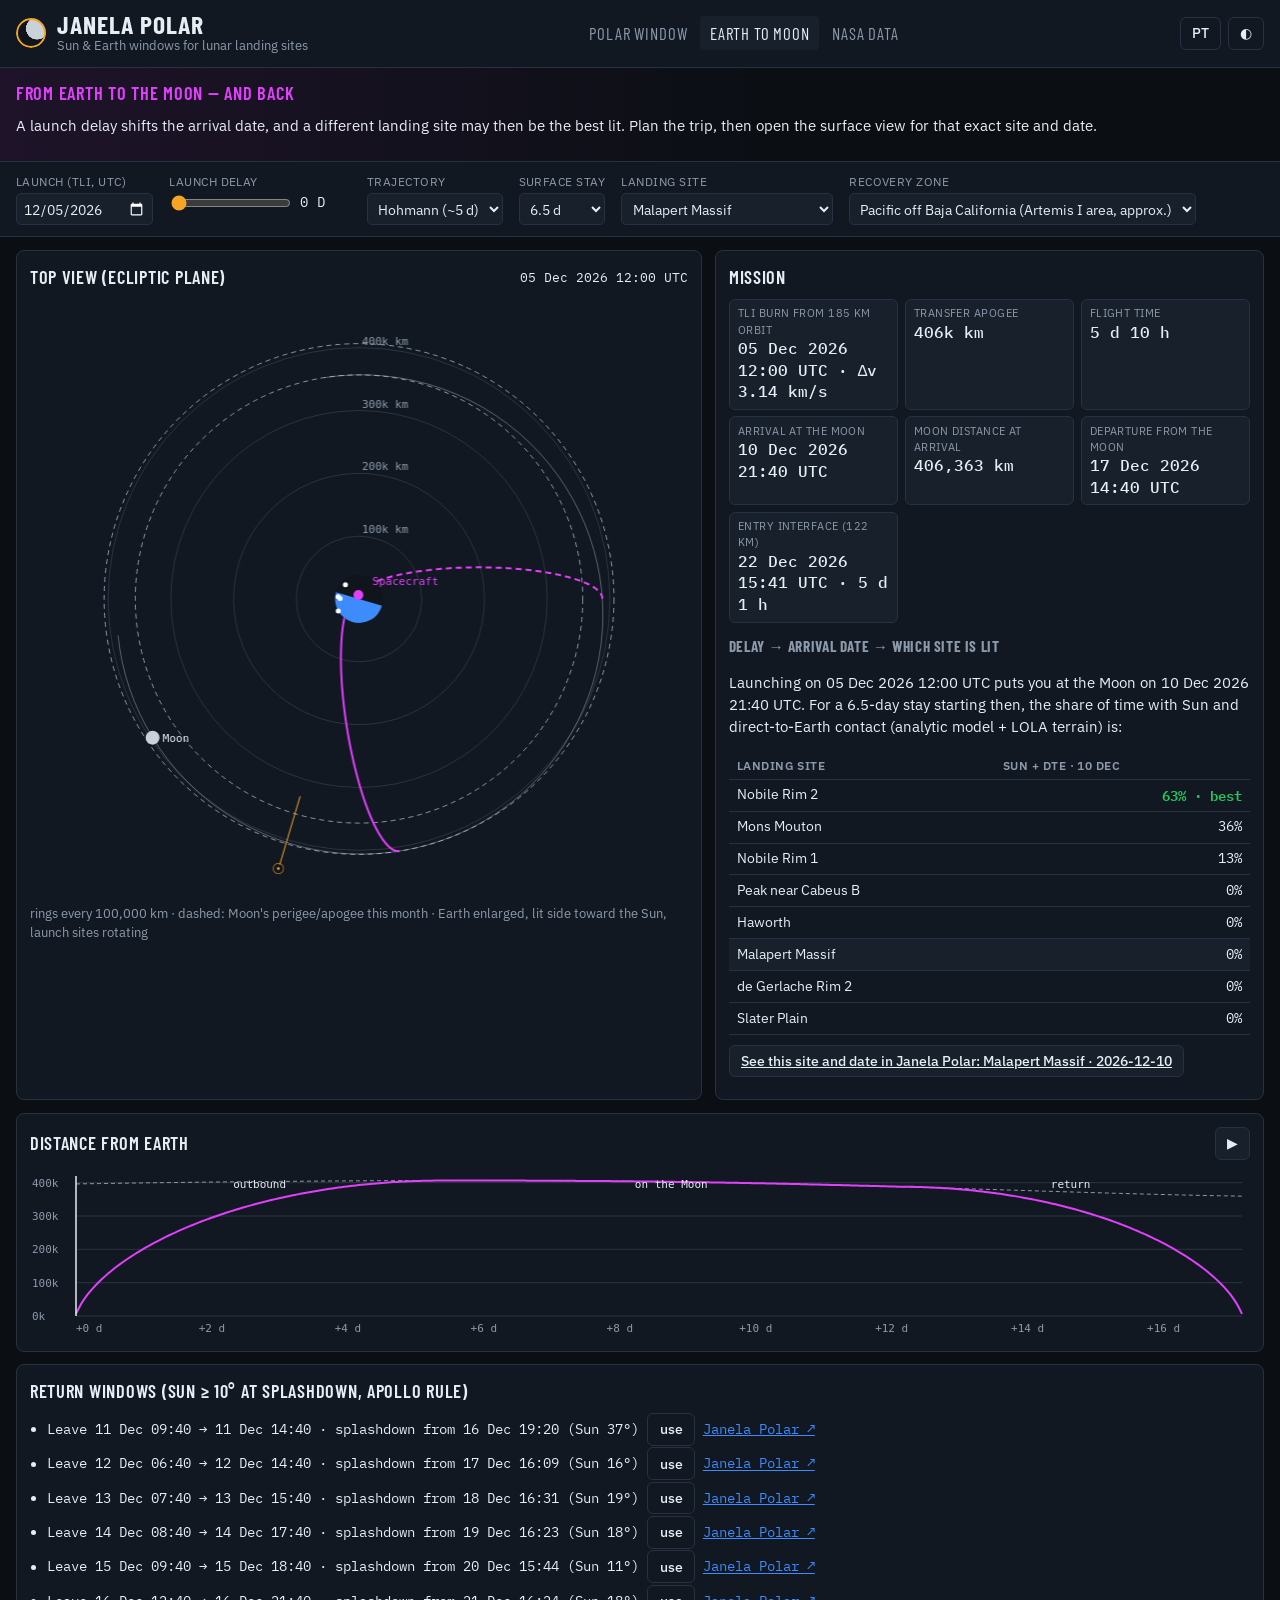
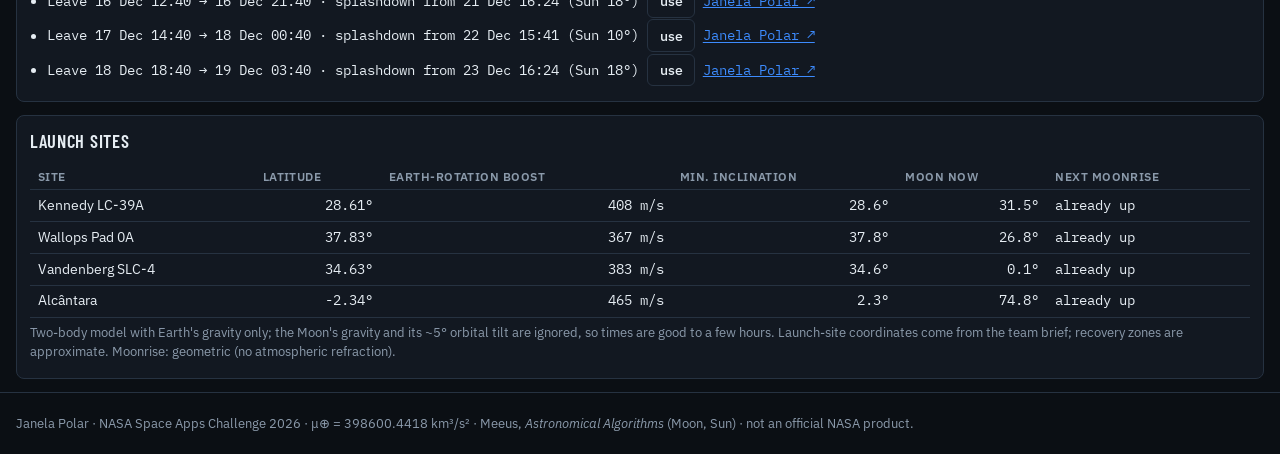
<file: frontend/terra-lua.html>
<!DOCTYPE html>
<html lang="en" data-theme="dark">
<head>
<meta charset="utf-8">
<meta name="viewport" content="width=device-width, initial-scale=1">
<title>Earth to Moon — Janela Polar</title>
<link rel="icon" href="data:image/svg+xml,%3Csvg xmlns=%22http://www.w3.org/2000/svg%22 viewBox=%220 0 32 32%22%3E%3Ccircle cx=%2216%22 cy=%2216%22 r=%2214%22 fill=%22%2310151c%22 stroke=%22%23f5a524%22 stroke-width=%223%22/%3E%3Cpath d=%22M16 2a14 14 0 0 1 0 28z%22 fill=%22%23c9d1d9%22/%3E%3C/svg%3E">
<link rel="preconnect" href="https://fonts.googleapis.com">
<link rel="preconnect" href="https://fonts.gstatic.com" crossorigin>
<link href="https://fonts.googleapis.com/css2?family=Barlow+Condensed:wght@500;600;700&family=IBM+Plex+Mono:wght@400;500&family=IBM+Plex+Sans:wght@400;500;600&display=swap" rel="stylesheet">
<link rel="stylesheet" href="css/app.css">
</head>
<body>
<header class="topbar">
  <div class="brand"><span class="logo" aria-hidden="true"></span><div><h1>JANELA POLAR</h1><p class="tag" data-t="tagline">Sun &amp; Earth windows for lunar landing sites</p></div></div>
  <nav class="nav">
    <a href="index.html" data-t="nav_polar">Polar Window</a>
    <a href="terra-lua.html" class="active" data-t="nav_trip">Earth to Moon</a>
    <a href="dados-nasa.html" data-t="nav_data">NASA Data</a>
  </nav>
  <div class="top-actions">
    <button id="langBtn" class="btn ghost" type="button" aria-label="Switch language">PT</button>
    <button id="themeBtn" class="btn ghost" type="button" aria-label="Toggle light/dark theme">◐</button>
  </div>
</header>

<section class="scenarios">
  <h2 data-t="title">From Earth to the Moon — and back</h2>
  <p class="plain" data-t="lead"></p>
</section>

<section class="controls" aria-label="Controls">
  <label><span data-t="c_launch">Launch</span><input id="cLaunch" type="date"></label>
  <label><span data-t="c_delay">Launch delay</span><span class="rng"><input id="cDelay" type="range" min="0" max="14" step="1" value="0"><output id="oDelay">0 d</output></span></label>
  <label><span data-t="c_kind">Trajectory</span><select id="cKind"><option value="hohmann" data-t="k_h">Hohmann</option><option value="fast" data-t="k_f">Fast</option></select></label>
  <label><span data-t="c_stay">Surface stay</span><select id="cStay"><option value="3">3 d</option><option value="6.5" selected>6.5 d</option><option value="10">10 d</option></select></label>
  <label><span data-t="c_site">Landing site</span><select id="cSite"></select></label>
  <label><span data-t="c_zone">Recovery zone</span><select id="cZone"></select></label>
</section>

<main class="grid">
  <section class="card">
    <div class="card-head"><h2 data-t="top">Top view</h2><span id="topTime" class="mono small"></span></div>
    <canvas id="top" aria-label="Top view of the Earth-Moon trip"></canvas>
    <p class="note" data-t="legend"></p>
  </section>
  <section class="card panel">
    <h2 data-t="mission">Mission</h2>
    <div id="summary" class="kpis" style="margin-top:.5rem"></div>
    <h3 data-t="link_title">Delay → arrival → which site is lit</h3>
    <div id="linkBox"></div>
  </section>
  <section class="card wide">
    <div class="card-head"><h2 data-t="dist">Distance from Earth</h2><button id="playBtn" class="btn" type="button">▶</button></div>
    <canvas id="dist" aria-label="Distance from Earth versus time"></canvas>
  </section>
  <section class="card wide">
    <h2 data-t="rw_title">Return windows</h2>
    <div id="rw" style="margin-top:.5rem"></div>
  </section>
  <section class="card wide">
    <h2 data-t="bases">Launch sites</h2>
    <div class="table-wrap" style="margin-top:.5rem"><table id="bases" class="tbl"></table></div>
    <p class="note" data-t="notes"></p>
  </section>
</main>
<footer class="foot"><p class="note">Janela Polar · NASA Space Apps Challenge 2026 · μ⊕ = 398600.4418 km³/s² · Meeus, <i>Astronomical Algorithms</i> (Moon, Sun) · not an official NASA product.</p></footer>
<script src="js/engine.js"></script>
<script src="js/sites_static.js"></script>
<script src="js/terra-lua.js"></script>
</body>
</html>
</file>
<file: frontend/css/app.css>
/* Janela Polar - mission-console look. Colours are tokens; light theme overrides them. */
:root, [data-theme="dark"] {
  --bg: #0b0f14; --panel: #121821; --panel2: #18202b; --line: #263241; --ink: #e6edf3; --muted: #8b9aab;
  --sun: #f5a524; --earth: #3d8bfd; --ideal: #22c55e; --craft: #e040fb; --dark: #3a4452; --danger: #ff6b6b;
  --lit: #c9d1d9; --shadow: #10151c; --grid: rgba(139,154,171,.22); --focus: #f5a524;
  color-scheme: dark;
}
[data-theme="light"] {
  --bg: #f3f5f8; --panel: #ffffff; --panel2: #eef1f5; --line: #d5dce5; --ink: #111820; --muted: #556170;
  --sun: #c77700; --earth: #1f6fe0; --ideal: #138a3e; --craft: #b01fc4; --dark: #9aa5b1; --danger: #c62828;
  --lit: #f4f1e8; --shadow: #4b5563; --grid: rgba(60,72,88,.22); --focus: #c77700;
  color-scheme: light;
}
* { box-sizing: border-box; }
html { -webkit-text-size-adjust: 100%; }
body { margin: 0; background: var(--bg); color: var(--ink); font: 15px/1.45 "IBM Plex Sans", system-ui, sans-serif; overflow-x: hidden; }
h1, h2, h3 { font-family: "Barlow Condensed", "Arial Narrow", sans-serif; letter-spacing: .04em; margin: 0; }
h2 { font-size: 1.15rem; text-transform: uppercase; font-weight: 600; }
.mono, output, td.num, .num { font-family: "IBM Plex Mono", ui-monospace, monospace; font-variant-numeric: tabular-nums; }
.small { font-size: .82rem; }
.note { color: var(--muted); font-size: .82rem; margin: .3rem 0; }
a { color: var(--earth); }
:focus-visible { outline: 2px solid var(--focus); outline-offset: 2px; }

.topbar { display: flex; flex-wrap: wrap; gap: .6rem 1.2rem; align-items: center; justify-content: space-between;
  padding: .7rem 1rem; border-bottom: 1px solid var(--line); background: var(--panel); position: sticky; top: 0; z-index: 5; }
.brand { display: flex; gap: .7rem; align-items: center; }
.brand h1 { font-size: 1.6rem; font-weight: 700; line-height: 1; }
.tag { margin: 0; color: var(--muted); font-size: .8rem; }
.logo { width: 30px; height: 30px; border-radius: 50%; background:
  radial-gradient(circle at 70% 35%, var(--lit) 0 38%, transparent 39%), var(--shadow); box-shadow: 0 0 0 2px var(--sun) inset; }
.nav { display: flex; gap: .2rem; flex-wrap: wrap; }
.nav a { color: var(--muted); text-decoration: none; padding: .3rem .6rem; border-radius: 4px; font-family: "Barlow Condensed", sans-serif; font-size: 1.05rem; letter-spacing: .05em; text-transform: uppercase; }
.nav a.active, .nav a:hover { color: var(--ink); background: var(--panel2); }
.top-actions { display: flex; gap: .4rem; align-items: center; }
.badge { font: 500 .75rem "IBM Plex Mono", monospace; padding: .25rem .5rem; border-radius: 99px; border: 1px solid var(--line); white-space: nowrap; max-width: 60vw; overflow: hidden; text-overflow: ellipsis; }
.badge.src-horizons { border-color: var(--ideal); color: var(--ideal); }
.badge.src-bundle { border-color: var(--earth); color: var(--earth); }
.badge.src-analytic { border-color: var(--sun); color: var(--sun); }

.btn { font: 500 .88rem "IBM Plex Sans", sans-serif; color: var(--ink); background: var(--panel2); border: 1px solid var(--line);
  border-radius: 6px; padding: .4rem .7rem; cursor: pointer; }
.btn:hover { border-color: var(--muted); }
.btn.ghost { background: transparent; }
.btn[disabled] { opacity: .5; cursor: not-allowed; }

.scenarios { padding: .8rem 1rem; background: linear-gradient(90deg, rgba(224,64,251,.09), transparent 60%); border-bottom: 1px solid var(--line); }
.scenarios h2 { color: var(--craft); margin-bottom: .5rem; }
.scn-buttons { display: flex; flex-wrap: wrap; gap: .5rem; }
.btn.scn { border-color: var(--craft); text-align: left; }
.btn.scn b { font-family: "IBM Plex Mono", monospace; color: var(--craft); margin-right: .2rem; }
.btn.scn.on { background: var(--craft); color: #fff; }
.btn.scn.on b { color: #fff; }
.scn-summary { margin-top: .7rem; padding: .7rem .9rem; border-left: 3px solid var(--craft); background: var(--panel); border-radius: 0 6px 6px 0; max-width: 70rem; }
.scn-summary h3 { font-size: 1.1rem; margin-bottom: .3rem; }
.scn-summary p { margin: .3rem 0; }
.scn-kpis { display: flex; flex-wrap: wrap; gap: .5rem; margin: .5rem 0; }
.scn-kpi { background: var(--panel2); border: 1px solid var(--line); border-radius: 6px; padding: .35rem .6rem; min-width: 9rem; }
.scn-kpi b { display: block; font: 600 1.2rem "IBM Plex Mono", monospace; }
.scn-kpi b small { font-size: .72rem; font-weight: 500; color: var(--muted); }
.scn-kpi.good b { color: var(--ideal); } .scn-kpi.bad b { color: var(--danger); }

.controls { display: flex; flex-wrap: wrap; gap: .6rem 1rem; padding: .7rem 1rem; border-bottom: 1px solid var(--line); background: var(--panel); }
.controls label, label.inline { display: flex; flex-direction: column; gap: .15rem; font-size: .75rem; color: var(--muted); text-transform: uppercase; letter-spacing: .04em; }
label.inline { flex-direction: row; align-items: center; gap: .4rem; }
select, input[type=date], input[type=number], input[type=text] { font: .9rem "IBM Plex Sans", sans-serif; color: var(--ink); background: var(--panel2); border: 1px solid var(--line); border-radius: 5px; padding: .3rem .4rem; min-width: 0; }
.rng { display: flex; align-items: center; gap: .4rem; }
.rng input { width: 7.5rem; accent-color: var(--sun); }
.rng output { font-size: .85rem; color: var(--ink); min-width: 3.2rem; }

.grid { display: grid; grid-template-columns: minmax(0, 1.25fr) minmax(0, 1fr); gap: .8rem; padding: .8rem 1rem; }
.card { background: var(--panel); border: 1px solid var(--line); border-radius: 8px; padding: .8rem; min-width: 0; }
.card.wide { grid-column: 1 / -1; }
.card-head { display: flex; flex-wrap: wrap; gap: .4rem .8rem; justify-content: space-between; align-items: center; margin-bottom: .5rem; }
canvas { display: block; width: 100%; touch-action: none; }
#map { cursor: crosshair; }
.seg { display: inline-flex; border: 1px solid var(--line); border-radius: 6px; overflow: hidden; }
.seg-btn { font: .8rem "IBM Plex Sans", sans-serif; padding: .3rem .6rem; background: transparent; color: var(--muted); border: 0; cursor: pointer; }
.seg-btn.on { background: var(--panel2); color: var(--ink); }
.legend { display: flex; flex-wrap: wrap; gap: .2rem .7rem; align-items: center; font-size: .78rem; color: var(--muted); margin: .4rem 0 0; }
.sw { display: inline-block; width: .8rem; height: .8rem; border-radius: 50%; margin-right: .25rem; vertical-align: -1px; }
.sw.ideal { background: var(--ideal); } .sw.sun { background: var(--sun); } .sw.dte { background: var(--earth); } .sw.dark { background: var(--dark); }
.sw.line { border-radius: 0; height: 2px; background: repeating-linear-gradient(90deg, var(--earth) 0 4px, transparent 4px 7px); }

.panel h2.site-name { font-size: 1.5rem; text-transform: none; }
.site-sub { color: var(--muted); font-size: .82rem; margin: .1rem 0 .5rem; }
.pill { display: inline-block; font: 600 .8rem "IBM Plex Mono", monospace; padding: .2rem .55rem; border-radius: 99px; color: #0b0f14; }
.pill.ideal { background: var(--ideal); } .pill.sun_only { background: var(--sun); } .pill.dte_only { background: var(--earth); color: #fff; } .pill.dark { background: var(--dark); color: #fff; }
.pill.pending { background: transparent; border: 1px dashed var(--muted); color: var(--muted); }
.plain { margin: .5rem 0 .7rem; }
.kpis { display: grid; grid-template-columns: repeat(auto-fill, minmax(9.5rem, 1fr)); gap: .4rem; }
.kpi { background: var(--panel2); border: 1px solid var(--line); border-radius: 6px; padding: .35rem .5rem; }
.kpi span { display: block; font-size: .7rem; color: var(--muted); text-transform: uppercase; letter-spacing: .04em; }
.kpi b { font: 500 1rem "IBM Plex Mono", monospace; }
.kpi.sun b { color: var(--sun); } .kpi.earth b { color: var(--earth); } .kpi.ideal b { color: var(--ideal); }
.panel h3 { font-size: .95rem; text-transform: uppercase; color: var(--muted); margin: .8rem 0 .3rem; }
.list { margin: 0; padding-left: 1.1rem; font-size: .85rem; }
.list li { margin: .1rem 0; }
.row-btns { display: flex; flex-wrap: wrap; gap: .4rem; margin-top: .7rem; }
.coord { font: .85rem "IBM Plex Mono", monospace; user-select: all; }

.tl-ctrl { display: flex; gap: .5rem; align-items: center; flex-wrap: wrap; }
.table-wrap { overflow-x: auto; max-width: 100%; }
.tbl { border-collapse: collapse; width: 100%; font-size: .85rem; }
.tbl th, .tbl td { padding: .35rem .5rem; border-bottom: 1px solid var(--line); text-align: left; white-space: nowrap; }
.tbl th { font: 600 .72rem "IBM Plex Sans", sans-serif; text-transform: uppercase; letter-spacing: .04em; color: var(--muted); cursor: pointer; user-select: none; }
.tbl th.sorted::after { content: " ▾"; } .tbl th.sorted.asc::after { content: " ▴"; }
.tbl td.num { text-align: right; }
.tbl tr.sel td { background: var(--panel2); }
.tbl tr.pending td { color: var(--muted); font-style: italic; }
.tbl tbody tr { cursor: pointer; }
.tbl td.best { color: var(--ideal); font-weight: 600; }
.tbl .x { background: none; border: 0; color: var(--muted); cursor: pointer; font-size: 1rem; }
.point-form { display: flex; flex-wrap: wrap; gap: .4rem; align-items: center; margin-top: .7rem; }
.point-form input { width: 9rem; }

.why-grid { display: grid; grid-template-columns: repeat(auto-fit, minmax(15rem, 1fr)); gap: .8rem; margin-top: .5rem; }
.why-grid div { background: var(--panel2); border-radius: 6px; padding: .6rem .7rem; font-size: .9rem; }
.why-grid b { color: var(--sun); }
.pair { margin-top: .8rem; }
.foot { padding: 1rem; color: var(--muted); font-size: .82rem; border-top: 1px solid var(--line); }
.foot p { margin: .3rem 0; max-width: 80rem; }

@media (max-width: 900px) {
  .grid { grid-template-columns: minmax(0, 1fr); padding: .6rem; gap: .6rem; }
  .card.wide { grid-column: auto; }
}
@media (max-width: 520px) {
  body { font-size: 14px; }
  .topbar { padding: .5rem .6rem; position: static; }
  .nav a { padding: .2rem .45rem; font-size: .95rem; }
  .brand h1 { font-size: 1.35rem; }
  .controls { padding: .6rem; gap: .5rem .7rem; }
  .controls label { flex: 1 1 44%; }
  .rng input { width: 100%; }
  .rng { width: 100%; }
  .scenarios { padding: .6rem; }
  .btn.scn { flex: 1 1 100%; }
  .point-form input { flex: 1 1 40%; width: auto; }
  .kpis { grid-template-columns: repeat(2, minmax(0, 1fr)); }
}
</file>
